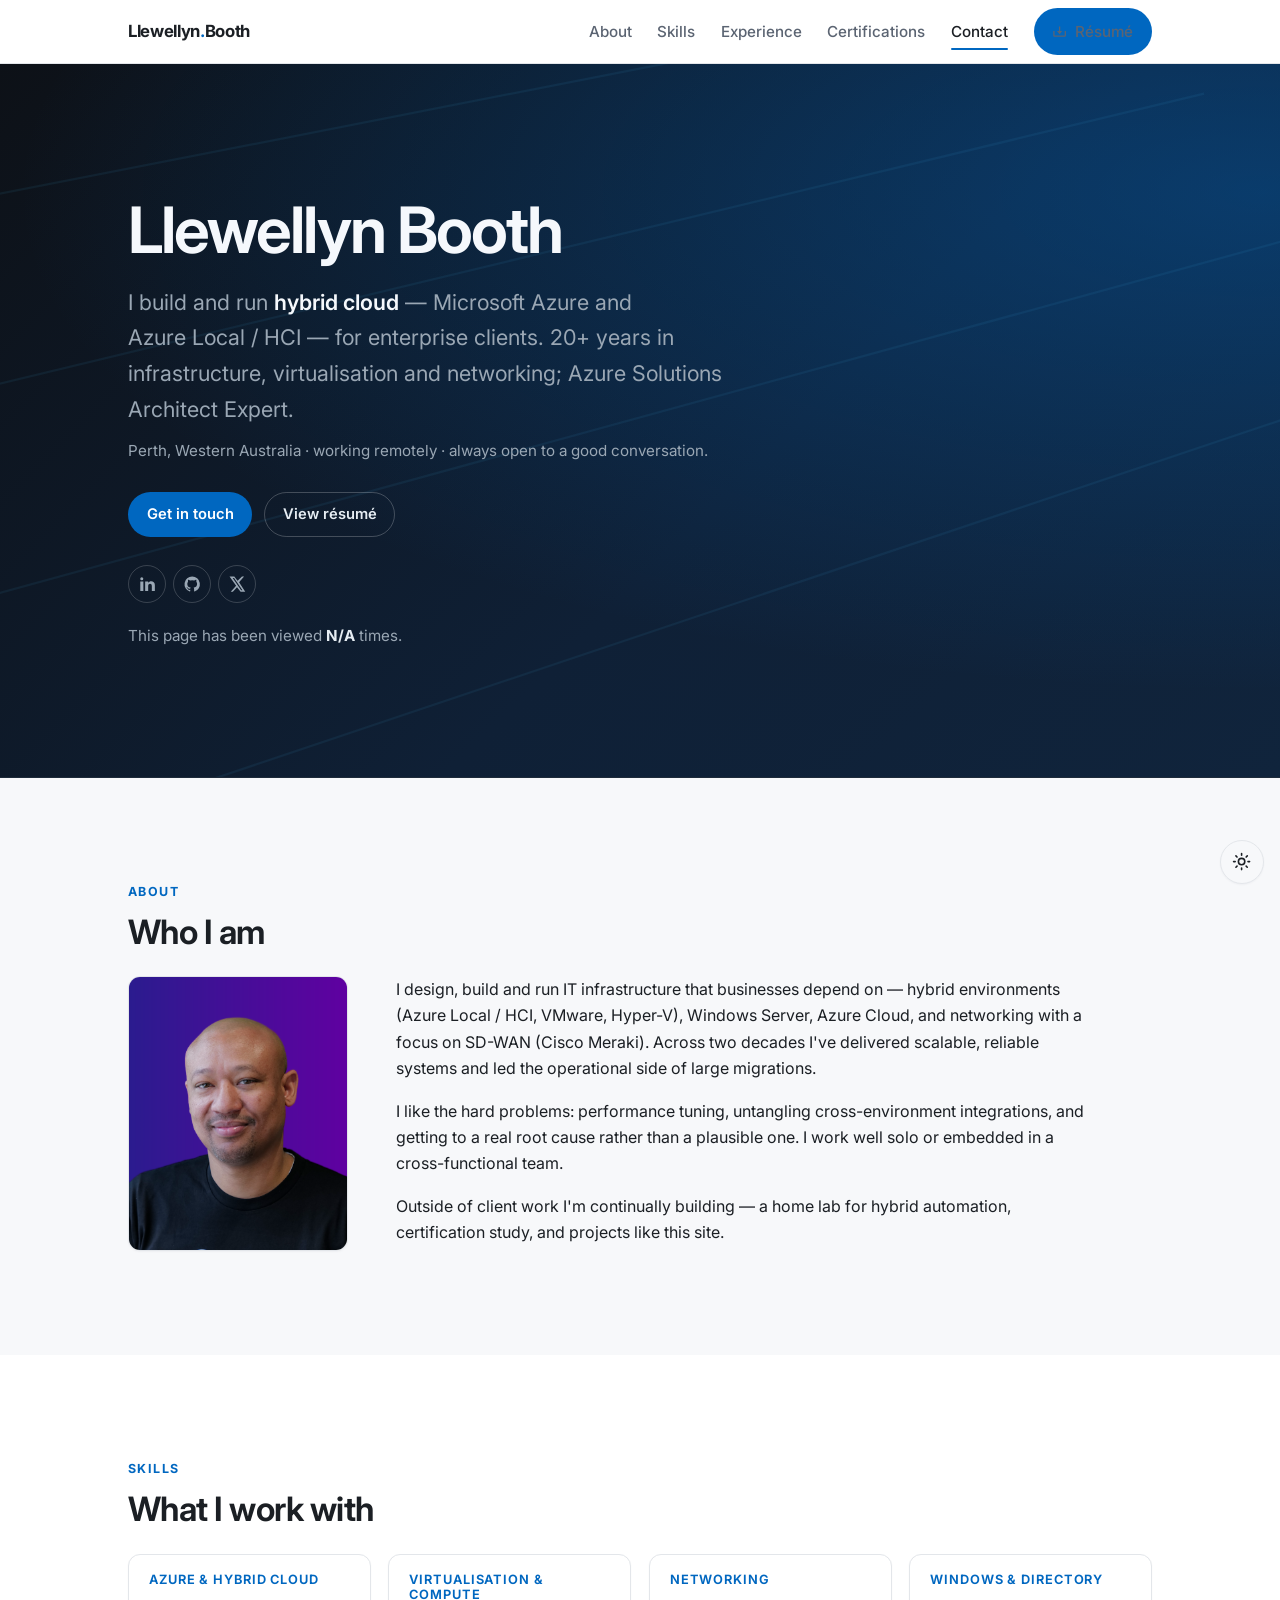
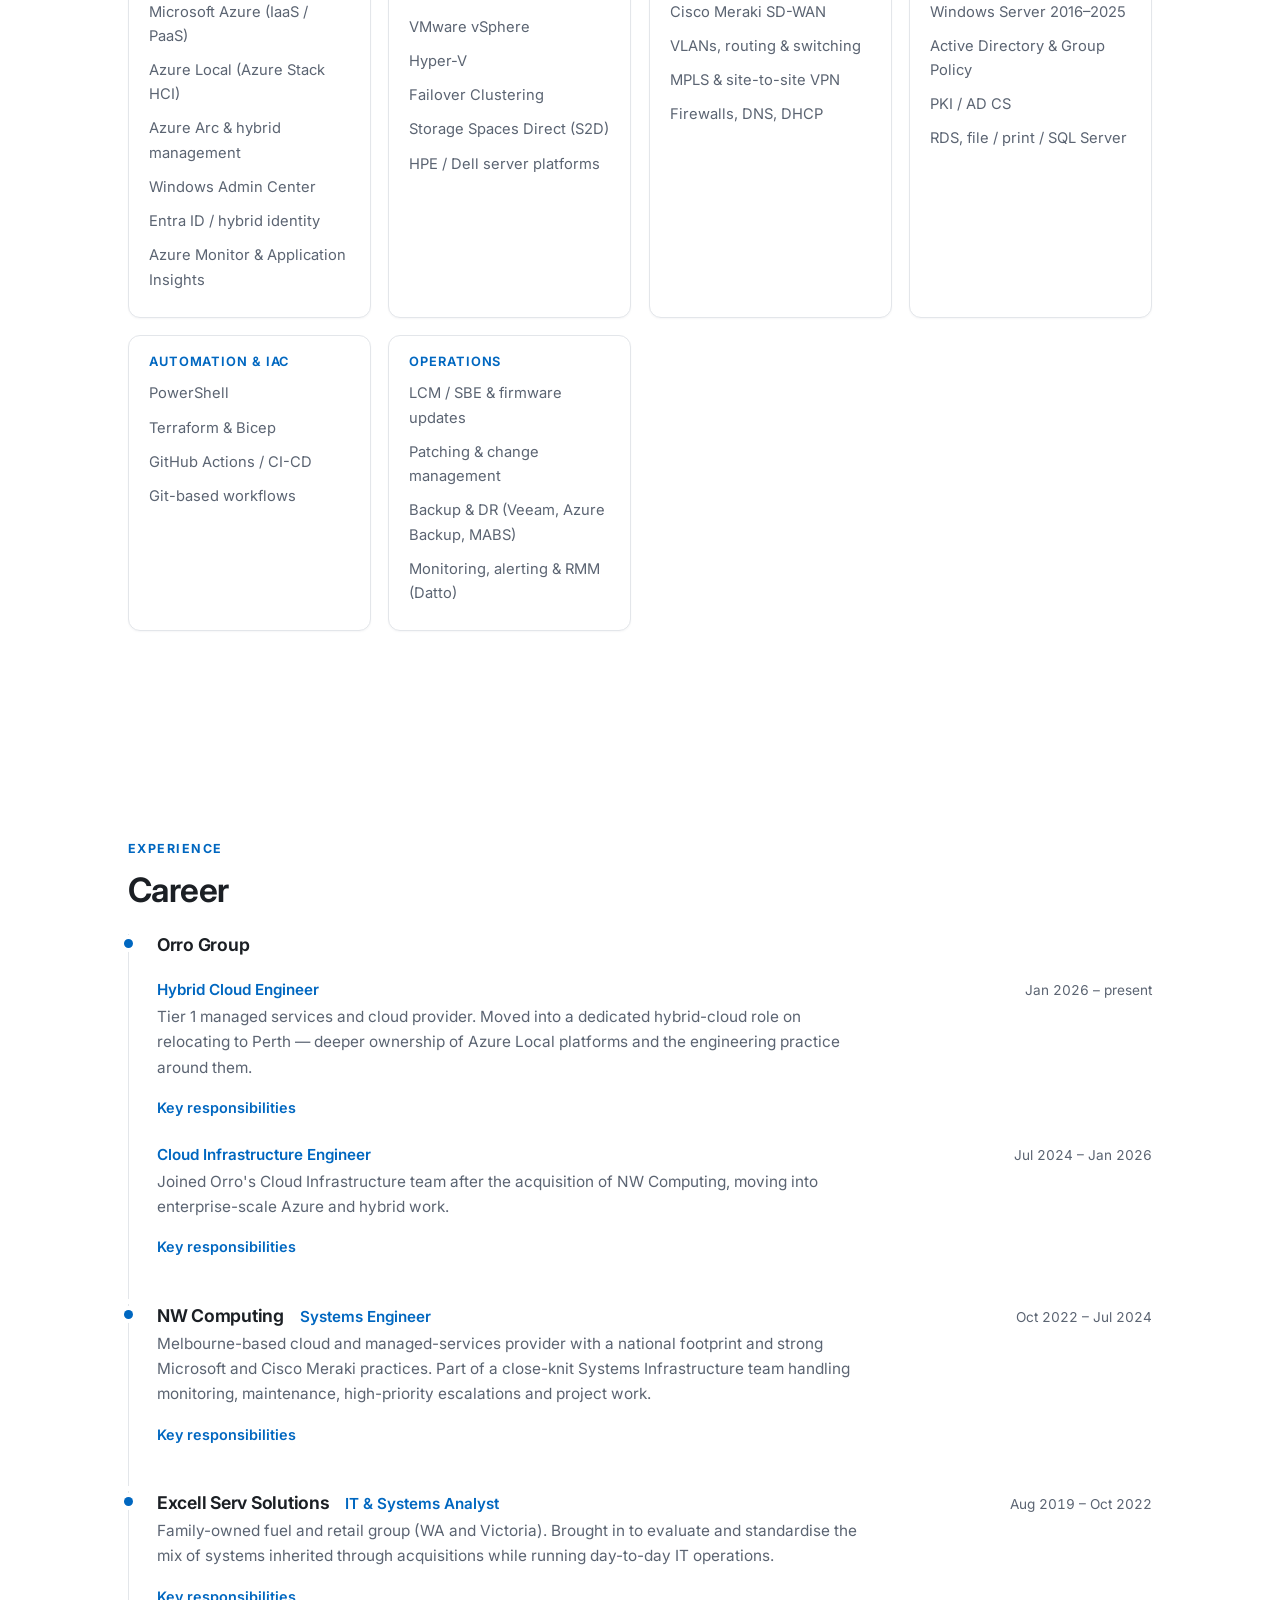
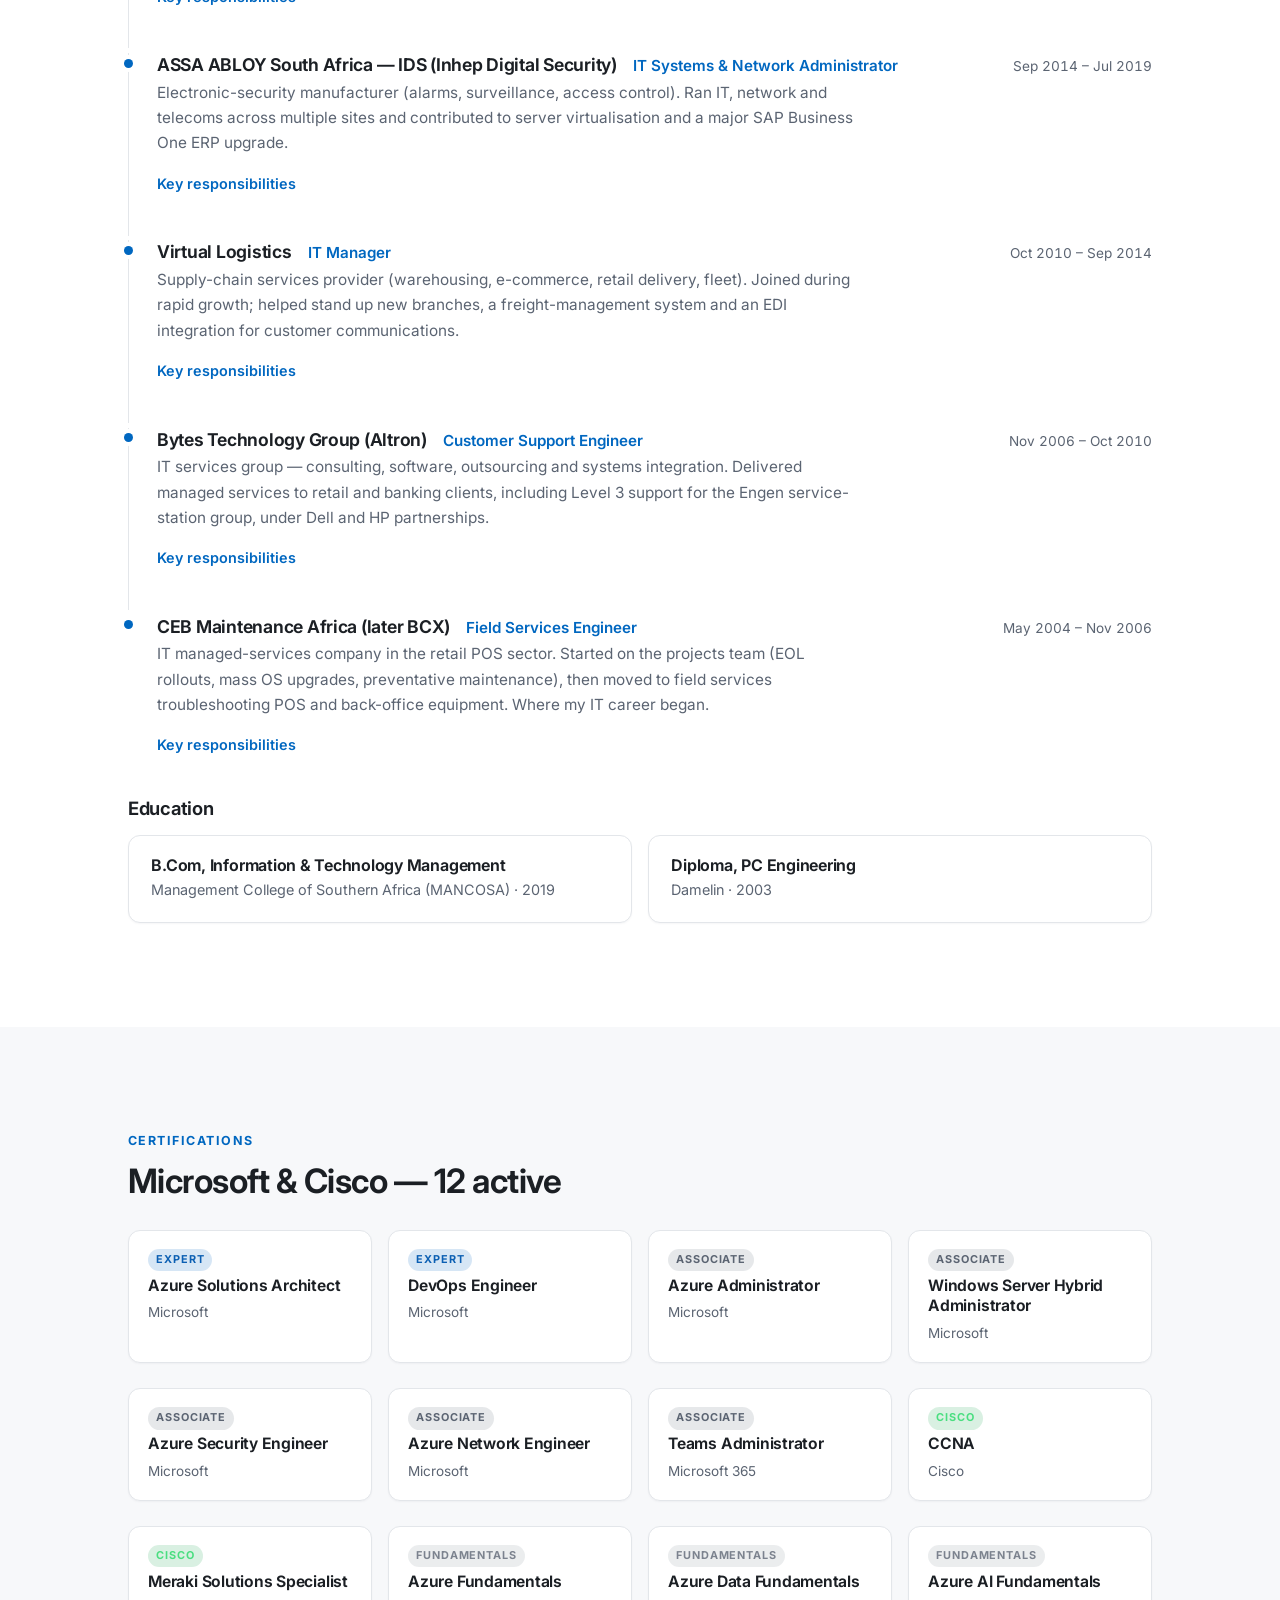
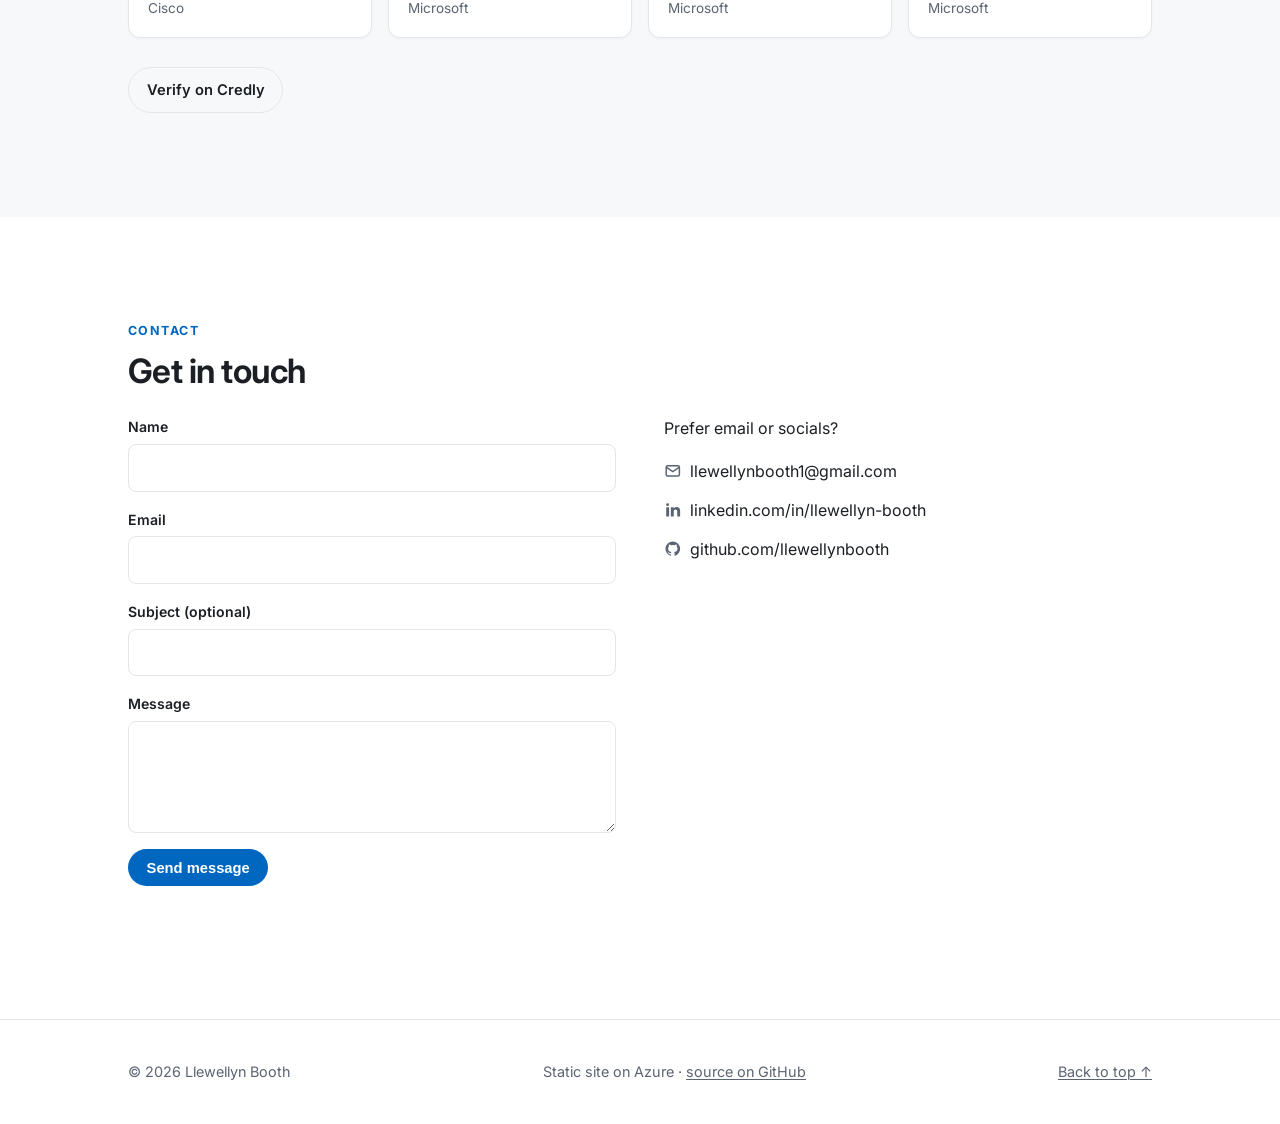
<file: frontend/index.html>
<!DOCTYPE html>
<html lang="en" class="no-js">
<head>
  <meta charset="utf-8">
  <meta name="viewport" content="width=device-width, initial-scale=1">
  <meta name="color-scheme" content="light dark">

  <title>Llewellyn Booth — Cloud &amp; Hybrid Infrastructure Engineer</title>
  <meta name="description" content="Infrastructure Engineer specialising in Azure Cloud, hybrid infrastructure, and networking. 20+ years across managed services and enterprise IT, with 12 active Microsoft and Cisco certifications.">
  <meta name="author" content="Llewellyn Booth">
  <meta name="keywords" content="Azure Cloud Engineer, Infrastructure Engineer, Network Engineer, Azure Solutions Architect, Hybrid Cloud, DevOps, Cisco Meraki, Cloud Resume Challenge">
  <link rel="canonical" href="https://llewellynbooth.com/">

  <meta property="og:type" content="website">
  <meta property="og:url" content="https://llewellynbooth.com/">
  <meta property="og:title" content="Llewellyn Booth — Cloud &amp; Hybrid Infrastructure Engineer">
  <meta property="og:description" content="Infrastructure Engineer specialising in Azure Cloud, hybrid infrastructure, and networking. 20+ years' experience, 12 active certifications.">
  <meta property="og:image" content="https://llewellynbooth.com/images/me.png">
  <meta name="twitter:card" content="summary_large_image">
  <meta name="twitter:creator" content="@LlewellynXBooth">
  <meta name="twitter:title" content="Llewellyn Booth — Cloud &amp; Hybrid Infrastructure Engineer">
  <meta name="twitter:description" content="Infrastructure Engineer specialising in Azure Cloud, hybrid infrastructure, and networking.">
  <meta name="twitter:image" content="https://llewellynbooth.com/images/me.png">

  <link rel="apple-touch-icon" sizes="180x180" href="apple-touch-icon.png">
  <link rel="icon" type="image/png" sizes="32x32" href="favicon-32x32.png">
  <link rel="icon" type="image/png" sizes="16x16" href="favicon-16x16.png">
  <link rel="manifest" href="site.webmanifest">

  <link rel="preconnect" href="https://fonts.googleapis.com">
  <link rel="preconnect" href="https://fonts.gstatic.com" crossorigin>
  <link rel="stylesheet" href="https://fonts.googleapis.com/css2?family=Inter:wght@400;500;600;700&display=swap">
  <link rel="stylesheet" href="css/site.css">
  <script src="https://challenges.cloudflare.com/turnstile/v0/api.js" async defer></script>

  <script>
    // Apply a stored theme choice before paint to avoid a flash.
    try {
      var t = localStorage.getItem('theme');
      if (t === 'dark' || t === 'light') document.documentElement.setAttribute('data-theme', t);
    } catch (e) {}
  </script>

  <script type="application/ld+json">
  {
    "@context": "https://schema.org/",
    "@type": "Person",
    "name": "Llewellyn Booth",
    "url": "https://llewellynbooth.com/",
    "image": "https://llewellynbooth.com/images/me.png",
    "jobTitle": "Cloud & Hybrid Infrastructure Engineer",
    "worksFor": { "@type": "Organization", "name": "Orro Group" },
    "description": "Infrastructure Engineer specialising in Azure Cloud, hybrid infrastructure, and networking, with 20+ years of experience.",
    "sameAs": [
      "https://www.linkedin.com/in/llewellyn-booth",
      "https://github.com/llewellynbooth",
      "https://twitter.com/LlewellynXBooth"
    ],
    "knowsAbout": ["Microsoft Azure", "Hybrid Cloud", "Azure Local / HCI", "Network Engineering", "Infrastructure Management", "DevOps", "Cisco Meraki SD-WAN"]
  }
  </script>
</head>

<body id="top">
  <a href="#main" class="skip-link">Skip to content</a>

  <header class="site-header">
    <div class="container">
      <a href="#top" class="brand">Llewellyn<span>.</span>Booth</a>
      <button class="nav-toggle" aria-expanded="false" aria-controls="nav" aria-label="Menu">
        <svg viewBox="0 0 24 24" width="24" height="24" fill="none" stroke="currentColor" stroke-width="2" stroke-linecap="round"><path d="M4 7h16M4 12h16M4 17h16"/></svg>
      </button>
      <nav class="nav" id="nav" aria-label="Section navigation">
        <a href="#about">About</a>
        <a href="#skills">Skills</a>
        <a href="#experience">Experience</a>
        <a href="#certifications">Certifications</a>
        <a href="#contact">Contact</a>
        <a class="btn btn--primary" href="resume.html">
          <svg viewBox="0 0 24 24" fill="currentColor"><path d="M12 16l4-5h-3V4h-2v7H8l4 5z"/><path d="M20 18H4v-7H2v7c0 1.1.9 2 2 2h16c1.1 0 2-.9 2-2v-7h-2v7z"/></svg>
          Résumé
        </a>
      </nav>
    </div>
  </header>

  <main id="main">

    <!-- hero -->
    <section class="hero" aria-label="Introduction">
      <svg class="hero-bg" viewBox="0 0 1200 480" preserveAspectRatio="xMidYMid slice" aria-hidden="true" focusable="false">
        <defs>
          <radialGradient id="heroGlow" cx="0.85" cy="0.18" r="0.7">
            <stop offset="0" stop-color="#0067c0" stop-opacity="0.38"/>
            <stop offset="1" stop-color="#0067c0" stop-opacity="0"/>
          </radialGradient>
        </defs>
        <rect width="1200" height="480" fill="url(#heroGlow)"/>
        <g stroke="#4cc2ff" stroke-opacity="0.07" stroke-width="1.5">
          <line x1="-100" y1="140" x2="820" y2="-40"/>
          <line x1="-100" y1="280" x2="980" y2="20"/>
          <line x1="-100" y1="430" x2="1140" y2="90"/>
          <line x1="-40"  y1="600" x2="1240" y2="170"/>
        </g>
        <g transform="translate(1046,64)" stroke="#4cc2ff" stroke-opacity="0.45" fill="#4cc2ff" fill-opacity="0.45">
          <line x1="0"  y1="0"  x2="72" y2="0"  stroke-width="1.5"/>
          <line x1="0"  y1="0"  x2="0"  y2="72" stroke-width="1.5"/>
          <line x1="72" y1="0"  x2="72" y2="72" stroke-width="1.5"/>
          <line x1="0"  y1="72" x2="72" y2="72" stroke-width="1.5"/>
          <line x1="0"  y1="0"  x2="72" y2="72" stroke-width="1.5"/>
          <circle cx="0"  cy="0"  r="5"/><circle cx="72" cy="0"  r="5"/>
          <circle cx="0"  cy="72" r="5"/><circle cx="72" cy="72" r="5"/>
        </g>
      </svg>
      <div class="container">
        <h1>Llewellyn Booth</h1>
        <p class="lede">
          I build and run <strong>hybrid cloud</strong> &mdash; Microsoft&nbsp;Azure and
          Azure&nbsp;Local&nbsp;/&nbsp;HCI &mdash; for enterprise clients. 20+&nbsp;years in
          infrastructure, virtualisation and networking; Azure Solutions Architect Expert.
        </p>
        <p class="hero-meta">Perth, Western Australia &middot; working remotely &middot; always open to a good conversation.</p>
        <div class="hero-actions">
          <a class="btn btn--primary" href="#contact">Get in touch</a>
          <a class="btn btn--ghost" href="resume.html">View résumé</a>
        </div>
        <div class="social">
          <a href="https://www.linkedin.com/in/llewellyn-booth" aria-label="LinkedIn">
            <svg viewBox="0 0 24 24" fill="currentColor"><path d="M6.94 5a2 2 0 1 1-4-.02 2 2 0 0 1 4 .02zM7 8.48H3V21h4V8.48zm6.32 0H9.34V21h3.94v-6.57c0-3.66 4.77-4 4.77 0V21H22v-7.93c0-6.17-7.06-5.94-8.72-2.91l.04-1.68z"/></svg>
          </a>
          <a href="https://github.com/llewellynbooth" aria-label="GitHub">
            <svg viewBox="0 0 24 24" fill="currentColor"><path d="M12 2A10 10 0 0 0 8.84 21.5c.5.08.66-.23.66-.5v-1.69c-2.77.6-3.36-1.34-3.36-1.34-.46-1.16-1.11-1.47-1.11-1.47-.91-.62.07-.6.07-.6 1 .07 1.53 1.03 1.53 1.03.87 1.52 2.34 1.07 2.91.83.09-.65.35-1.09.63-1.34-2.22-.25-4.55-1.11-4.55-4.92 0-1.11.38-2 1.03-2.71-.1-.25-.45-1.29.1-2.64 0 0 .84-.27 2.75 1.02a9.58 9.58 0 0 1 5 0c1.91-1.29 2.75-1.02 2.75-1.02.55 1.35.2 2.39.1 2.64.65.71 1.03 1.6 1.03 2.71 0 3.82-2.34 4.66-4.57 4.91.36.31.68.92.68 1.85V21c0 .27.16.59.67.5A10 10 0 0 0 12 2z"/></svg>
          </a>
          <a href="https://twitter.com/LlewellynXBooth" aria-label="X (Twitter)">
            <svg viewBox="0 0 24 24" fill="currentColor"><path d="M18.24 2H21l-6.55 7.48L22.5 22h-6.03l-4.72-6.17L6.34 22H3.58l7.02-8.02L2 2h6.18l4.27 5.64L18.24 2zm-1.06 18h1.67L7.9 3.9H6.11L17.18 20z"/></svg>
          </a>
        </div>
        <p class="viewcount">This page has been viewed <strong id="counter">&hellip;</strong> times.</p>
      </div>
    </section>

    <!-- about -->
    <section id="about" class="section--tint" aria-labelledby="about-h">
      <div class="container">
        <p class="section-eyebrow">About</p>
        <h2 id="about-h">Who I am</h2>
        <div class="about-grid">
          <img src="images/me.png" alt="Llewellyn Booth" width="220" loading="lazy">
          <div class="prose">
            <p>
              I design, build and run IT infrastructure that businesses depend on &mdash; hybrid
              environments (Azure Local / HCI, VMware, Hyper-V), Windows Server, Azure Cloud, and
              networking with a focus on SD-WAN (Cisco Meraki). Across two decades I've delivered
              scalable, reliable systems and led the operational side of large migrations.
            </p>
            <p>
              I like the hard problems: performance tuning, untangling cross-environment
              integrations, and getting to a real root cause rather than a plausible one. I work
              well solo or embedded in a cross-functional team.
            </p>
            <p>
              Outside of client work I'm continually building &mdash; a home lab for hybrid
              automation, certification study, and projects like this site.
            </p>
          </div>
        </div>
      </div>
    </section>

    <!-- skills -->
    <section id="skills" aria-labelledby="skills-h">
      <div class="container">
        <p class="section-eyebrow">Skills</p>
        <h2 id="skills-h">What I work with</h2>
        <div class="skills-grid">
          <div class="skill-group">
            <h3>Azure &amp; hybrid cloud</h3>
            <ul>
              <li>Microsoft Azure (IaaS / PaaS)</li>
              <li>Azure Local (Azure Stack HCI)</li>
              <li>Azure Arc &amp; hybrid management</li>
              <li>Windows Admin Center</li>
              <li>Entra ID / hybrid identity</li>
              <li>Azure Monitor &amp; Application Insights</li>
            </ul>
          </div>
          <div class="skill-group">
            <h3>Virtualisation &amp; compute</h3>
            <ul>
              <li>VMware vSphere</li>
              <li>Hyper-V</li>
              <li>Failover Clustering</li>
              <li>Storage Spaces Direct (S2D)</li>
              <li>HPE / Dell server platforms</li>
            </ul>
          </div>
          <div class="skill-group">
            <h3>Networking</h3>
            <ul>
              <li>Cisco Meraki SD-WAN</li>
              <li>VLANs, routing &amp; switching</li>
              <li>MPLS &amp; site-to-site VPN</li>
              <li>Firewalls, DNS, DHCP</li>
            </ul>
          </div>
          <div class="skill-group">
            <h3>Windows &amp; directory</h3>
            <ul>
              <li>Windows Server 2016&ndash;2025</li>
              <li>Active Directory &amp; Group Policy</li>
              <li>PKI / AD CS</li>
              <li>RDS, file / print / SQL Server</li>
            </ul>
          </div>
          <div class="skill-group">
            <h3>Automation &amp; IaC</h3>
            <ul>
              <li>PowerShell</li>
              <li>Terraform &amp; Bicep</li>
              <li>GitHub Actions / CI-CD</li>
              <li>Git-based workflows</li>
            </ul>
          </div>
          <div class="skill-group">
            <h3>Operations</h3>
            <ul>
              <li>LCM / SBE &amp; firmware updates</li>
              <li>Patching &amp; change management</li>
              <li>Backup &amp; DR (Veeam, Azure Backup, MABS)</li>
              <li>Monitoring, alerting &amp; RMM (Datto)</li>
            </ul>
          </div>
        </div>
      </div>
    </section>

    <!-- experience -->
    <section id="experience" aria-labelledby="exp-h">
      <div class="container">
        <p class="section-eyebrow">Experience</p>
        <h2 id="exp-h">Career</h2>
        <ol class="timeline reveal">

          <li>
            <div class="job-head"><h3>Orro Group</h3></div>

            <div class="job-stint">
              <div class="stint-head">
                <span class="job-role">Hybrid Cloud Engineer</span>
                <span class="job-date">Jan 2026 &ndash; present</span>
              </div>
              <p>
                Tier&nbsp;1 managed services and cloud provider. Moved into a dedicated
                hybrid-cloud role on relocating to Perth &mdash; deeper ownership of Azure Local
                platforms and the engineering practice around them.
              </p>
              <details>
                <summary>Key responsibilities</summary>
                <ul>
                  <li>Own the lifecycle of 2- to 10-node Azure Local (Azure Stack HCI) clusters for multiple enterprise clients &mdash; health, LCM/SBE and firmware, storage and network intents, Azure Arc.</li>
                  <li>Led a cluster network-adapter migration and RDMA rebuild &mdash; Broadcom NICs to Intel E810, reconfigured converged networking for RDMA (RoCE), validated throughput and failover.</li>
                  <li>Built cost-optimisation workbooks that surface orphaned resources and verify reservation coverage &mdash; reduced a client's Azure spend ~20% on average.</li>
                  <li>Introduced architecture decision records and tested runbooks for recurring cluster maintenance.</li>
                  <li>Azure subject-matter expert in presales &mdash; scoping, effort estimates, technical assurance.</li>
                </ul>
              </details>
            </div>

            <div class="job-stint">
              <div class="stint-head">
                <span class="job-role">Cloud Infrastructure Engineer</span>
                <span class="job-date">Jul 2024 &ndash; Jan 2026</span>
              </div>
              <p>
                Joined Orro's Cloud Infrastructure team after the acquisition of NW Computing,
                moving into enterprise-scale Azure and hybrid work.
              </p>
              <details>
                <summary>Key responsibilities</summary>
                <ul>
                  <li>BAU for enterprise Azure estates &mdash; provisioning and lifecycle of VMs, storage, networking, load balancers and databases.</li>
                  <li>On-premises-to-Azure migrations &mdash; assessment, landing-zone build, cutover and validation.</li>
                  <li>Supported Azure Local (Azure Stack HCI) clusters &mdash; health, updates, Azure Arc registration.</li>
                  <li>Managed Cisco Meraki SD-WAN changes and escalations across the client base.</li>
                </ul>
              </details>
            </div>
          </li>

          <li>
            <div class="job-head">
              <h3>NW Computing</h3>
              <span class="job-role">Systems Engineer</span>
              <span class="job-date">Oct 2022 &ndash; Jul 2024</span>
            </div>
            <p>
              Melbourne-based cloud and managed-services provider with a national footprint and
              strong Microsoft and Cisco Meraki practices. Part of a close-knit Systems
              Infrastructure team handling monitoring, maintenance, high-priority escalations and
              project work.
            </p>
            <details>
              <summary>Key responsibilities</summary>
              <ul>
                <li>Primary contact for Infrastructure and Network Operations, and for high-priority Service Desk incidents.</li>
                <li>Management, monitoring and maintenance of network and server infrastructure.</li>
                <li>Security compliance via patching and proactive maintenance.</li>
                <li>Delivery against client and team deadlines without compromising quality.</li>
                <li>Mentoring team members; reviewing and maintaining client and internal documentation.</li>
                <li>Stakeholder communication and accurate asset management.</li>
              </ul>
            </details>
          </li>

          <li>
            <div class="job-head">
              <h3>Excell Serv Solutions</h3>
              <span class="job-role">IT &amp; Systems Analyst</span>
              <span class="job-date">Aug 2019 &ndash; Oct 2022</span>
            </div>
            <p>
              Family-owned fuel and retail group (WA and Victoria). Brought in to evaluate and
              standardise the mix of systems inherited through acquisitions while running
              day-to-day IT operations.
            </p>
            <details>
              <summary>Key responsibilities</summary>
              <ul>
                <li>Requirements gathering for POS systems and forecourt-equipment integration.</li>
                <li>Process documentation and end-user training materials.</li>
                <li>Migration of email and productivity tooling to Microsoft 365.</li>
                <li>Driving adoption of cloud, particularly Microsoft Azure.</li>
              </ul>
            </details>
          </li>

          <li>
            <div class="job-head">
              <h3>ASSA ABLOY South Africa &mdash; IDS (Inhep Digital Security)</h3>
              <span class="job-role">IT Systems &amp; Network Administrator</span>
              <span class="job-date">Sep 2014 &ndash; Jul 2019</span>
            </div>
            <p>
              Electronic-security manufacturer (alarms, surveillance, access control). Ran IT,
              network and telecoms across multiple sites and contributed to server virtualisation
              and a major SAP Business One ERP upgrade.
            </p>
            <details>
              <summary>Key responsibilities</summary>
              <ul>
                <li>IT, network and telecommunications across multiple sites.</li>
                <li>Windows Server 2008&ndash;2016, Active Directory, RDS, file/app/print servers, SQL Server, MySQL, VMware, Veeam, Backup Exec.</li>
                <li>SAP Business One support and integrations with external and in-house applications.</li>
                <li>LAN/WAN/Wi-Fi, VLANs, routing and MPLS; vendor and ISP coordination; firewall management.</li>
              </ul>
            </details>
          </li>

          <li>
            <div class="job-head">
              <h3>Virtual Logistics</h3>
              <span class="job-role">IT Manager</span>
              <span class="job-date">Oct 2010 &ndash; Sep 2014</span>
            </div>
            <p>
              Supply-chain services provider (warehousing, e-commerce, retail delivery, fleet).
              Joined during rapid growth; helped stand up new branches, a freight-management
              system and an EDI integration for customer communications.
            </p>
            <details>
              <summary>Key responsibilities</summary>
              <ul>
                <li>IT systems and support across multiple branches.</li>
                <li>Server and network infrastructure; Active Directory and Group Policy.</li>
                <li>Terminal Services, Exchange, telephony, backups, DR testing, physical security and power.</li>
                <li>Hardware/software procurement, licensing and vendor management; asset register.</li>
              </ul>
            </details>
          </li>

          <li>
            <div class="job-head">
              <h3>Bytes Technology Group (Altron)</h3>
              <span class="job-role">Customer Support Engineer</span>
              <span class="job-date">Nov 2006 &ndash; Oct 2010</span>
            </div>
            <p>
              IT services group &mdash; consulting, software, outsourcing and systems integration.
              Delivered managed services to retail and banking clients, including Level&nbsp;3
              support for the Engen service-station group, under Dell and HP partnerships.
            </p>
            <details>
              <summary>Key responsibilities</summary>
              <ul>
                <li>General and ad-hoc IT services, specialising in POS and fuel-retail domains.</li>
                <li>Planned maintenance, new-site installations, leased-equipment de-installation.</li>
                <li>Dell onsite warranty repairs and replacements; multi-vendor joint responses.</li>
              </ul>
            </details>
          </li>

          <li>
            <div class="job-head">
              <h3>CEB Maintenance Africa (later BCX)</h3>
              <span class="job-role">Field Services Engineer</span>
              <span class="job-date">May 2004 &ndash; Nov 2006</span>
            </div>
            <p>
              IT managed-services company in the retail POS sector. Started on the projects team
              (EOL rollouts, mass OS upgrades, preventative maintenance), then moved to field
              services troubleshooting POS and back-office equipment. Where my IT career began.
            </p>
            <details>
              <summary>Key responsibilities</summary>
              <ul>
                <li>Installing and repairing POS hardware and software.</li>
                <li>Phone and onsite customer support.</li>
                <li>Stock control, reporting and standby duties; SLA and escalation management.</li>
              </ul>
            </details>
          </li>

        </ol>

        <h3 style="margin:2.5rem 0 1rem">Education</h3>
        <div class="cards">
          <div class="card">
            <h3>B.Com, Information &amp; Technology Management</h3>
            <p class="muted">Management College of Southern Africa (MANCOSA) &middot; 2019</p>
          </div>
          <div class="card">
            <h3>Diploma, PC Engineering</h3>
            <p class="muted">Damelin &middot; 2003</p>
          </div>
        </div>
      </div>
    </section>

    <!-- certifications -->
    <section id="certifications" class="section--tint" aria-labelledby="cert-h">
      <div class="container">
        <p class="section-eyebrow">Certifications</p>
        <h2 id="cert-h">Microsoft &amp; Cisco &mdash; 12 active</h2>
        <ul class="cert-grid">
          <li class="cert"><span class="cert-level cert-level--expert">Expert</span><h3>Azure Solutions Architect</h3><p class="cert-issuer">Microsoft</p></li>
          <li class="cert"><span class="cert-level cert-level--expert">Expert</span><h3>DevOps Engineer</h3><p class="cert-issuer">Microsoft</p></li>
          <li class="cert"><span class="cert-level">Associate</span><h3>Azure Administrator</h3><p class="cert-issuer">Microsoft</p></li>
          <li class="cert"><span class="cert-level">Associate</span><h3>Windows Server Hybrid Administrator</h3><p class="cert-issuer">Microsoft</p></li>
          <li class="cert"><span class="cert-level">Associate</span><h3>Azure Security Engineer</h3><p class="cert-issuer">Microsoft</p></li>
          <li class="cert"><span class="cert-level">Associate</span><h3>Azure Network Engineer</h3><p class="cert-issuer">Microsoft</p></li>
          <li class="cert"><span class="cert-level">Associate</span><h3>Teams Administrator</h3><p class="cert-issuer">Microsoft 365</p></li>
          <li class="cert"><span class="cert-level cert-level--cisco">Cisco</span><h3>CCNA</h3><p class="cert-issuer">Cisco</p></li>
          <li class="cert"><span class="cert-level cert-level--cisco">Cisco</span><h3>Meraki Solutions Specialist</h3><p class="cert-issuer">Cisco</p></li>
          <li class="cert"><span class="cert-level cert-level--fund">Fundamentals</span><h3>Azure Fundamentals</h3><p class="cert-issuer">Microsoft</p></li>
          <li class="cert"><span class="cert-level cert-level--fund">Fundamentals</span><h3>Azure Data Fundamentals</h3><p class="cert-issuer">Microsoft</p></li>
          <li class="cert"><span class="cert-level cert-level--fund">Fundamentals</span><h3>Azure AI Fundamentals</h3><p class="cert-issuer">Microsoft</p></li>
        </ul>
        <a class="btn btn--ghost" href="https://www.credly.com/users/llewellyn-booth/badges" rel="noopener">Verify on Credly</a>
      </div>
    </section>

    <!-- contact -->
    <section id="contact" aria-labelledby="contact-h">
      <div class="container">
        <p class="section-eyebrow">Contact</p>
        <h2 id="contact-h">Get in touch</h2>
        <div class="contact-grid">
          <form id="contact-form" novalidate>
            <div class="form-row">
              <label for="cf-name">Name</label>
              <input id="cf-name" name="name" type="text" autocomplete="name" maxlength="100" required>
            </div>
            <div class="form-row">
              <label for="cf-email">Email</label>
              <input id="cf-email" name="email" type="email" autocomplete="email" maxlength="200" required>
            </div>
            <div class="form-row">
              <label for="cf-subject">Subject <span class="muted">(optional)</span></label>
              <input id="cf-subject" name="subject" type="text" maxlength="150">
            </div>
            <div class="form-row">
              <label for="cf-message">Message</label>
              <textarea id="cf-message" name="message" maxlength="5000" required></textarea>
            </div>
            <div class="hp" aria-hidden="true">
              <label for="cf-website">Leave this field empty</label>
              <input id="cf-website" name="website" type="text" tabindex="-1" autocomplete="off">
            </div>
            <div class="cf-turnstile" data-sitekey="0x4AAAAAAEl5OvOGNslvpxza" data-theme="auto" data-size="flexible"></div>
            <button class="btn btn--primary" type="submit" id="cf-submit">Send message</button>
            <p class="form-status" id="cf-status" role="status" aria-live="polite"></p>
          </form>

          <div>
            <p>Prefer email or socials?</p>
            <ul class="contact-links">
              <li><a href="mailto:llewellynbooth1@gmail.com">
                <svg viewBox="0 0 24 24" fill="none" stroke="currentColor" stroke-width="2"><rect x="3" y="5" width="18" height="14" rx="2"/><path d="m3 7 9 6 9-6"/></svg>
                llewellynbooth1@gmail.com</a></li>
              <li><a href="https://www.linkedin.com/in/llewellyn-booth">
                <svg viewBox="0 0 24 24" fill="currentColor"><path d="M6.94 5a2 2 0 1 1-4-.02 2 2 0 0 1 4 .02zM7 8.48H3V21h4V8.48zm6.32 0H9.34V21h3.94v-6.57c0-3.66 4.77-4 4.77 0V21H22v-7.93c0-6.17-7.06-5.94-8.72-2.91l.04-1.68z"/></svg>
                linkedin.com/in/llewellyn-booth</a></li>
              <li><a href="https://github.com/llewellynbooth">
                <svg viewBox="0 0 24 24" fill="currentColor"><path d="M12 2A10 10 0 0 0 8.84 21.5c.5.08.66-.23.66-.5v-1.69c-2.77.6-3.36-1.34-3.36-1.34-.46-1.16-1.11-1.47-1.11-1.47-.91-.62.07-.6.07-.6 1 .07 1.53 1.03 1.53 1.03.87 1.52 2.34 1.07 2.91.83.09-.65.35-1.09.63-1.34-2.22-.25-4.55-1.11-4.55-4.92 0-1.11.38-2 1.03-2.71-.1-.25-.45-1.29.1-2.64 0 0 .84-.27 2.75 1.02a9.58 9.58 0 0 1 5 0c1.91-1.29 2.75-1.02 2.75-1.02.55 1.35.2 2.39.1 2.64.65.71 1.03 1.6 1.03 2.71 0 3.82-2.34 4.66-4.57 4.91.36.31.68.92.68 1.85V21c0 .27.16.59.67.5A10 10 0 0 0 12 2z"/></svg>
                github.com/llewellynbooth</a></li>
            </ul>
          </div>
        </div>
      </div>
    </section>

  </main>

  <footer class="site-footer">
    <div class="container">
      <span>&copy; <span id="year">2026</span> Llewellyn Booth</span>
      <span>Static site on Azure &middot; <a href="https://github.com/llewellynbooth/my-Azure-Resume">source on GitHub</a></span>
      <a href="#top">Back to top &uarr;</a>
    </div>
  </footer>

  <button class="theme-toggle" id="theme-toggle" aria-label="Toggle colour theme" title="Toggle colour theme">
    <svg class="icon-moon" viewBox="0 0 24 24" fill="currentColor"><path d="M21 12.8A9 9 0 1 1 11.2 3a7 7 0 0 0 9.8 9.8z"/></svg>
    <svg class="icon-sun" viewBox="0 0 24 24" fill="none" stroke="currentColor" stroke-width="2" stroke-linecap="round"><circle cx="12" cy="12" r="4"/><path d="M12 2v2M12 20v2M4.9 4.9l1.4 1.4M17.7 17.7l1.4 1.4M2 12h2M20 12h2M4.9 19.1l1.4-1.4M17.7 6.3l1.4-1.4"/></svg>
  </button>

  <script src="js/main.js"></script>
</body>
</html>
</file>
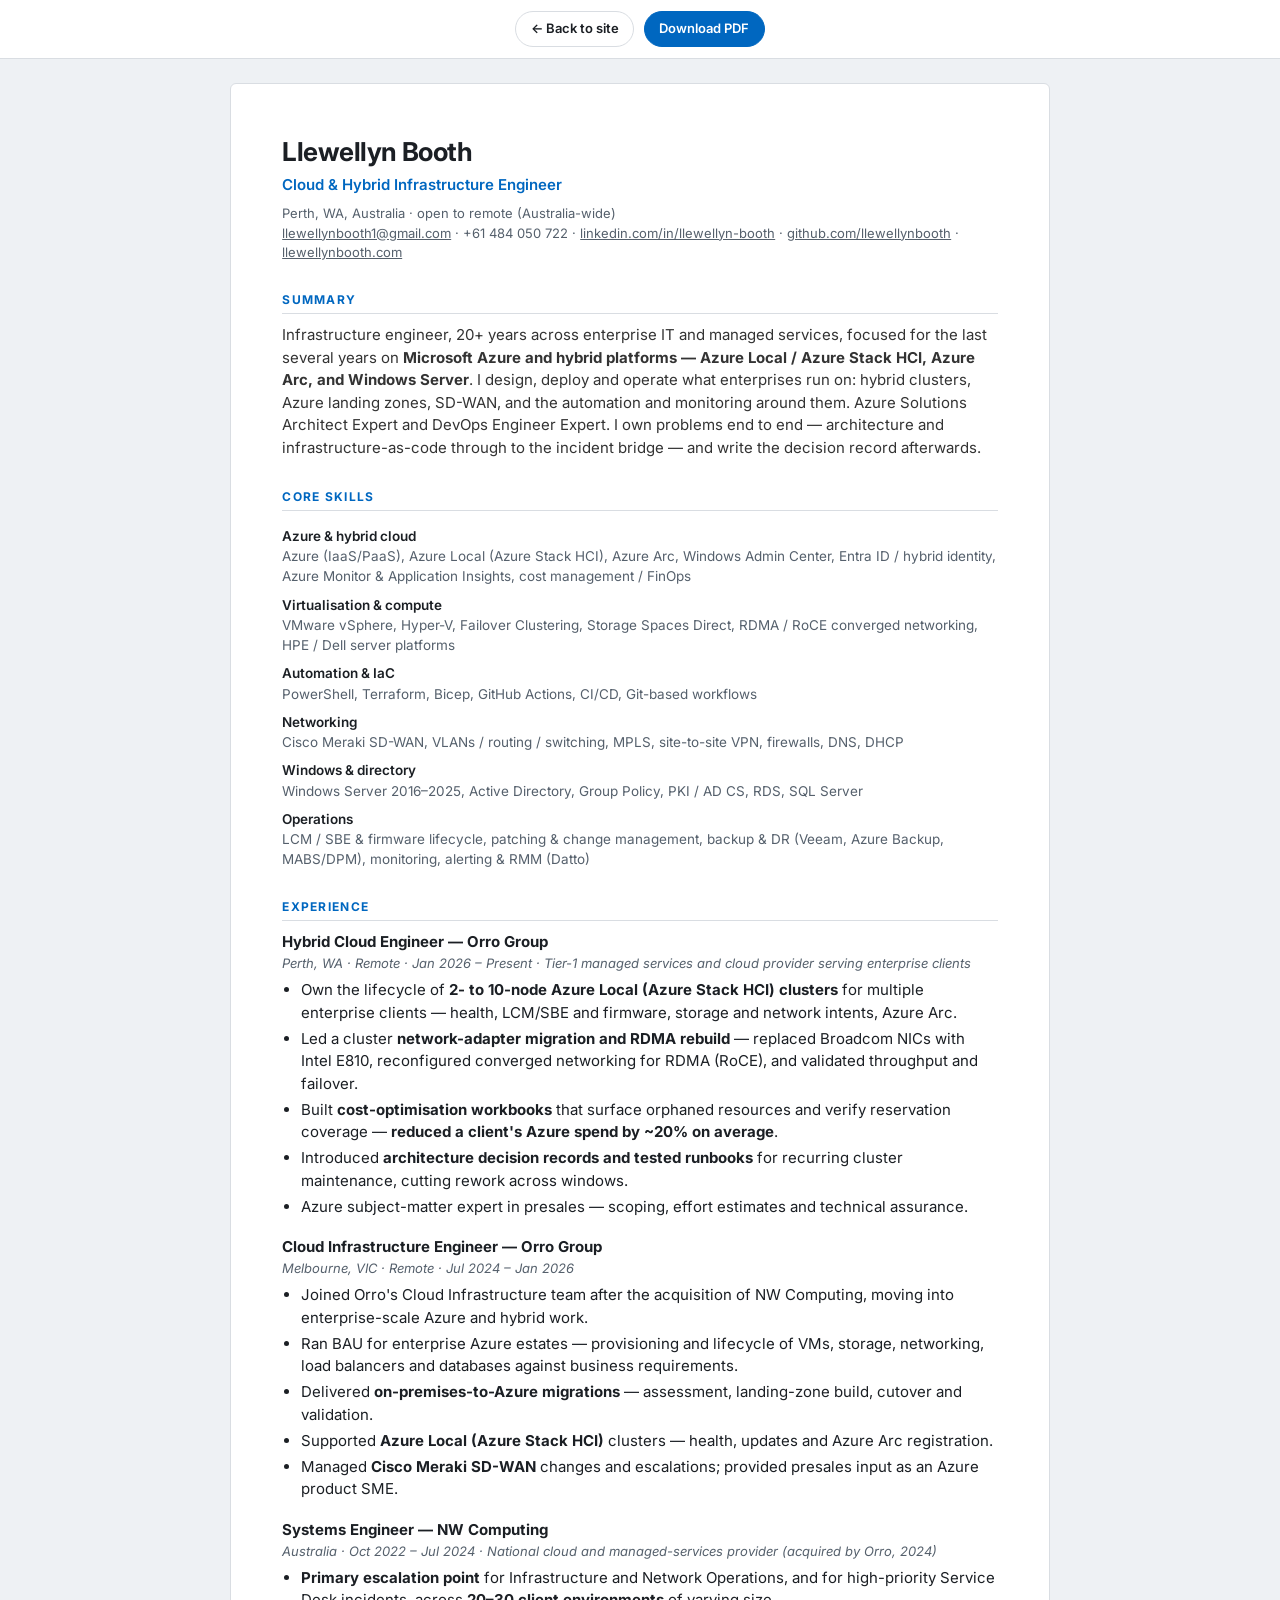
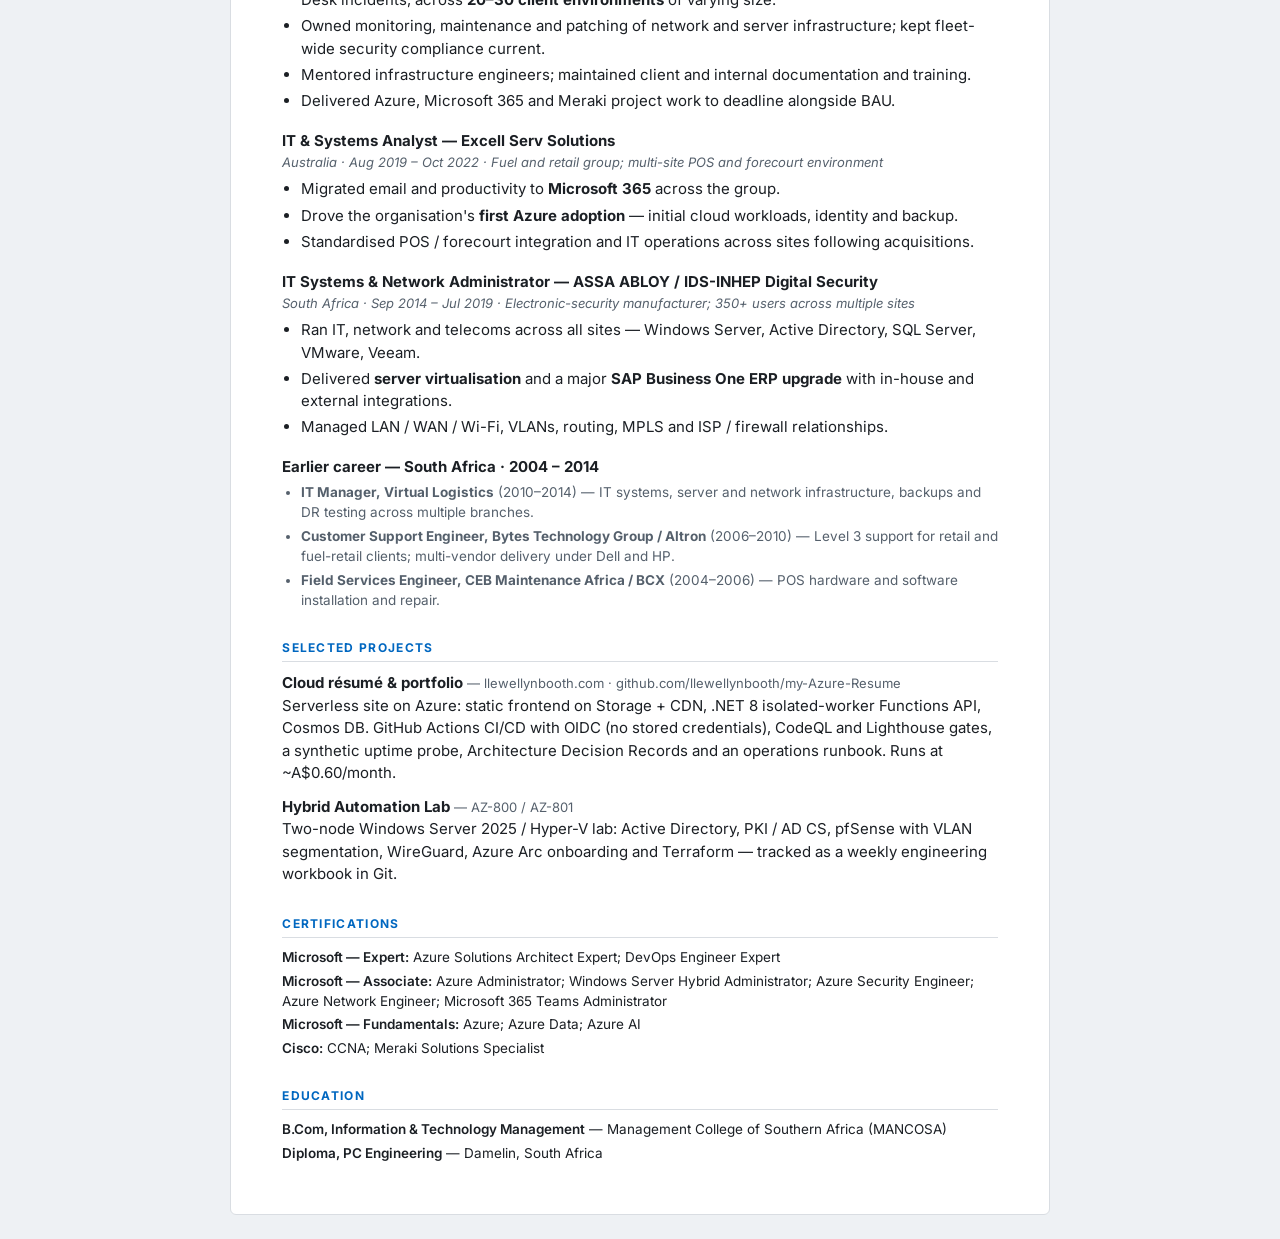
<file: frontend/resume.html>
<!DOCTYPE html>
<html lang="en">
<head>
  <meta charset="utf-8">
  <meta name="viewport" content="width=device-width, initial-scale=1">
  <meta name="color-scheme" content="light">
  <meta name="robots" content="index, follow">
  <title>Llewellyn Booth — Résumé</title>
  <meta name="description" content="Résumé of Llewellyn Booth — Cloud &amp; Hybrid Infrastructure Engineer. Azure, Azure Local / HCI, virtualisation, networking and automation. Perth, Australia; open to remote.">
  <link rel="canonical" href="https://llewellynbooth.com/resume.html">
  <link rel="icon" type="image/png" sizes="32x32" href="favicon-32x32.png">
  <link rel="preconnect" href="https://fonts.googleapis.com">
  <link rel="preconnect" href="https://fonts.gstatic.com" crossorigin>
  <link rel="stylesheet" href="https://fonts.googleapis.com/css2?family=Inter:wght@400;500;600;700&display=swap">

  <script type="application/ld+json">
  {
    "@context": "https://schema.org/",
    "@type": "Person",
    "name": "Llewellyn Booth",
    "jobTitle": "Cloud & Hybrid Infrastructure Engineer",
    "email": "mailto:llewellynbooth1@gmail.com",
    "telephone": "+61484050722",
    "url": "https://llewellynbooth.com/",
    "address": { "@type": "PostalAddress", "addressLocality": "Perth", "addressRegion": "WA", "addressCountry": "AU" },
    "sameAs": [
      "https://www.linkedin.com/in/llewellyn-booth",
      "https://github.com/llewellynbooth"
    ],
    "knowsAbout": ["Microsoft Azure","Azure Local","Azure Stack HCI","Azure Arc","Hyper-V","VMware vSphere","Terraform","PowerShell","Cisco Meraki SD-WAN","Windows Server","CI/CD"]
  }
  </script>

  <style>
    :root {
      --ink: #1b1f24; --muted: #55606c; --line: #d9dde2; --accent: #0067c0;
      --font: "Inter", system-ui, -apple-system, "Segoe UI", Roboto, Arial, sans-serif;
    }
    * { box-sizing: border-box; }
    body {
      margin: 0; background: #eef1f4; color: var(--ink);
      font-family: var(--font); font-size: 15px; line-height: 1.5;
      -webkit-font-smoothing: antialiased;
    }
    .toolbar {
      position: sticky; top: 0; display: flex; gap: .6rem; justify-content: center;
      padding: .7rem; background: #fff; border-bottom: 1px solid var(--line);
    }
    .toolbar a, .toolbar button {
      font: inherit; font-size: 13px; font-weight: 600; cursor: pointer;
      padding: .45rem .9rem; border-radius: 999px; border: 1px solid var(--line);
      background: #fff; color: var(--ink); text-decoration: none;
    }
    .toolbar button.primary { background: var(--accent); color: #fff; border-color: var(--accent); }
    .toolbar a:hover, .toolbar button:hover { border-color: var(--accent); }

    .sheet {
      max-width: 820px; margin: 1.5rem auto; padding: 3rem 3.2rem;
      background: #fff; border: 1px solid var(--line); border-radius: 6px;
    }

    h1 { font-size: 26px; margin: 0; letter-spacing: -0.02em; }
    .role { font-size: 15px; font-weight: 600; color: var(--accent); margin: .15rem 0 .5rem; }
    .contact { font-size: 13px; color: var(--muted); }
    .contact a { color: var(--muted); }

    h2 {
      font-size: 12px; text-transform: uppercase; letter-spacing: .11em;
      color: var(--accent); margin: 1.8rem 0 .6rem; padding-bottom: .25rem;
      border-bottom: 1px solid var(--line);
    }
    p { margin: 0 0 .6rem; }
    .summary { color: #333; }

    .skills dt { font-weight: 600; font-size: 13.5px; margin-top: .5rem; }
    .skills dd { margin: 0 0 .1rem; color: var(--muted); font-size: 13.5px; }

    .job { margin-bottom: 1.1rem; }
    .job-title { font-weight: 700; font-size: 15px; }
    .job-meta { color: var(--muted); font-size: 13px; font-style: italic; margin: .05rem 0 .35rem; }
    ul { margin: .2rem 0 .2rem; padding-left: 1.15rem; }
    li { margin: .22rem 0; }
    .earlier li { color: var(--muted); font-size: 13.5px; }

    .proj { margin-bottom: .7rem; }
    .proj-name { font-weight: 700; }
    .proj-name span { font-weight: 400; color: var(--muted); font-size: 13px; }

    .cert-line { margin: .2rem 0; font-size: 13.5px; }
    .cert-line b { font-weight: 600; }

    @media (max-width: 640px) {
      .sheet { margin: 0; padding: 1.5rem 1.2rem; border: 0; border-radius: 0; }
    }

    @media print {
      @page { margin: 14mm 16mm; }
      body { background: #fff; font-size: 10.5pt; line-height: 1.38; }
      .toolbar { display: none; }
      .sheet { max-width: none; margin: 0; padding: 0; border: 0; }
      h1 { font-size: 19pt; }
      h2 { font-size: 10pt; margin: 13pt 0 4pt; }
      .role { font-size: 11pt; }
      a { color: var(--ink); text-decoration: none; }
      .job, .proj { break-inside: avoid; }
      h2 { break-after: avoid; }
    }
  </style>
</head>

<body>
  <div class="toolbar">
    <a href="/">&larr; Back to site</a>
    <button class="primary" onclick="window.print()">Download PDF</button>
  </div>

  <main class="sheet">
    <header>
      <h1>Llewellyn Booth</h1>
      <div class="role">Cloud &amp; Hybrid Infrastructure Engineer</div>
      <div class="contact">
        Perth, WA, Australia &middot; open to remote (Australia-wide)<br>
        <a href="mailto:llewellynbooth1@gmail.com">llewellynbooth1@gmail.com</a> &middot;
        +61&nbsp;484&nbsp;050&nbsp;722 &middot;
        <a href="https://www.linkedin.com/in/llewellyn-booth">linkedin.com/in/llewellyn-booth</a> &middot;
        <a href="https://github.com/llewellynbooth">github.com/llewellynbooth</a> &middot;
        <a href="https://llewellynbooth.com">llewellynbooth.com</a>
      </div>
    </header>

    <h2>Summary</h2>
    <p class="summary">
      Infrastructure engineer, 20+ years across enterprise IT and managed services, focused for
      the last several years on <b>Microsoft Azure and hybrid platforms &mdash; Azure Local /
      Azure Stack HCI, Azure Arc, and Windows Server</b>. I design, deploy and operate what
      enterprises run on: hybrid clusters, Azure landing zones, SD-WAN, and the automation and
      monitoring around them. Azure Solutions Architect Expert and DevOps Engineer Expert. I own
      problems end to end &mdash; architecture and infrastructure-as-code through to the incident
      bridge &mdash; and write the decision record afterwards.
    </p>

    <h2>Core skills</h2>
    <dl class="skills">
      <dt>Azure &amp; hybrid cloud</dt>
      <dd>Azure (IaaS/PaaS), Azure Local (Azure Stack HCI), Azure Arc, Windows Admin Center, Entra ID / hybrid identity, Azure Monitor &amp; Application Insights, cost management / FinOps</dd>
      <dt>Virtualisation &amp; compute</dt>
      <dd>VMware vSphere, Hyper-V, Failover Clustering, Storage Spaces Direct, RDMA / RoCE converged networking, HPE / Dell server platforms</dd>
      <dt>Automation &amp; IaC</dt>
      <dd>PowerShell, Terraform, Bicep, GitHub Actions, CI/CD, Git-based workflows</dd>
      <dt>Networking</dt>
      <dd>Cisco Meraki SD-WAN, VLANs / routing / switching, MPLS, site-to-site VPN, firewalls, DNS, DHCP</dd>
      <dt>Windows &amp; directory</dt>
      <dd>Windows Server 2016&ndash;2025, Active Directory, Group Policy, PKI / AD CS, RDS, SQL Server</dd>
      <dt>Operations</dt>
      <dd>LCM / SBE &amp; firmware lifecycle, patching &amp; change management, backup &amp; DR (Veeam, Azure Backup, MABS/DPM), monitoring, alerting &amp; RMM (Datto)</dd>
    </dl>

    <h2>Experience</h2>

    <div class="job">
      <div class="job-title">Hybrid Cloud Engineer &mdash; Orro Group</div>
      <div class="job-meta">Perth, WA &middot; Remote &middot; Jan 2026 &ndash; Present &middot; Tier-1 managed services and cloud provider serving enterprise clients</div>
      <ul>
        <li>Own the lifecycle of <b>2- to 10-node Azure Local (Azure Stack HCI) clusters</b> for multiple enterprise clients &mdash; health, LCM/SBE and firmware, storage and network intents, Azure Arc.</li>
        <li>Led a cluster <b>network-adapter migration and RDMA rebuild</b> &mdash; replaced Broadcom NICs with Intel E810, reconfigured converged networking for RDMA (RoCE), and validated throughput and failover.</li>
        <li>Built <b>cost-optimisation workbooks</b> that surface orphaned resources and verify reservation coverage &mdash; <b>reduced a client's Azure spend by ~20% on average</b>.</li>
        <li>Introduced <b>architecture decision records and tested runbooks</b> for recurring cluster maintenance, cutting rework across windows.</li>
        <li>Azure subject-matter expert in presales &mdash; scoping, effort estimates and technical assurance.</li>
      </ul>
    </div>

    <div class="job">
      <div class="job-title">Cloud Infrastructure Engineer &mdash; Orro Group</div>
      <div class="job-meta">Melbourne, VIC &middot; Remote &middot; Jul 2024 &ndash; Jan 2026</div>
      <ul>
        <li>Joined Orro's Cloud Infrastructure team after the acquisition of NW Computing, moving into enterprise-scale Azure and hybrid work.</li>
        <li>Ran BAU for enterprise Azure estates &mdash; provisioning and lifecycle of VMs, storage, networking, load balancers and databases against business requirements.</li>
        <li>Delivered <b>on-premises-to-Azure migrations</b> &mdash; assessment, landing-zone build, cutover and validation.</li>
        <li>Supported <b>Azure Local (Azure Stack HCI)</b> clusters &mdash; health, updates and Azure Arc registration.</li>
        <li>Managed <b>Cisco Meraki SD-WAN</b> changes and escalations; provided presales input as an Azure product SME.</li>
      </ul>
    </div>

    <div class="job">
      <div class="job-title">Systems Engineer &mdash; NW Computing</div>
      <div class="job-meta">Australia &middot; Oct 2022 &ndash; Jul 2024 &middot; National cloud and managed-services provider (acquired by Orro, 2024)</div>
      <ul>
        <li><b>Primary escalation point</b> for Infrastructure and Network Operations, and for high-priority Service Desk incidents, across <b>20&ndash;30 client environments</b> of varying size.</li>
        <li>Owned monitoring, maintenance and patching of network and server infrastructure; kept fleet-wide security compliance current.</li>
        <li>Mentored infrastructure engineers; maintained client and internal documentation and training.</li>
        <li>Delivered Azure, Microsoft 365 and Meraki project work to deadline alongside BAU.</li>
      </ul>
    </div>

    <div class="job">
      <div class="job-title">IT &amp; Systems Analyst &mdash; Excell Serv Solutions</div>
      <div class="job-meta">Australia &middot; Aug 2019 &ndash; Oct 2022 &middot; Fuel and retail group; multi-site POS and forecourt environment</div>
      <ul>
        <li>Migrated email and productivity to <b>Microsoft 365</b> across the group.</li>
        <li>Drove the organisation's <b>first Azure adoption</b> &mdash; initial cloud workloads, identity and backup.</li>
        <li>Standardised POS / forecourt integration and IT operations across sites following acquisitions.</li>
      </ul>
    </div>

    <div class="job">
      <div class="job-title">IT Systems &amp; Network Administrator &mdash; ASSA ABLOY / IDS-INHEP Digital Security</div>
      <div class="job-meta">South Africa &middot; Sep 2014 &ndash; Jul 2019 &middot; Electronic-security manufacturer; 350+ users across multiple sites</div>
      <ul>
        <li>Ran IT, network and telecoms across all sites &mdash; Windows Server, Active Directory, SQL Server, VMware, Veeam.</li>
        <li>Delivered <b>server virtualisation</b> and a major <b>SAP Business One ERP upgrade</b> with in-house and external integrations.</li>
        <li>Managed LAN / WAN / Wi-Fi, VLANs, routing, MPLS and ISP / firewall relationships.</li>
      </ul>
    </div>

    <div class="job earlier">
      <div class="job-title">Earlier career &mdash; South Africa &middot; 2004 &ndash; 2014</div>
      <ul>
        <li><b>IT Manager, Virtual Logistics</b> (2010&ndash;2014) &mdash; IT systems, server and network infrastructure, backups and DR testing across multiple branches.</li>
        <li><b>Customer Support Engineer, Bytes Technology Group / Altron</b> (2006&ndash;2010) &mdash; Level 3 support for retail and fuel-retail clients; multi-vendor delivery under Dell and HP.</li>
        <li><b>Field Services Engineer, CEB Maintenance Africa / BCX</b> (2004&ndash;2006) &mdash; POS hardware and software installation and repair.</li>
      </ul>
    </div>

    <h2>Selected projects</h2>
    <div class="proj">
      <div class="proj-name">Cloud résumé &amp; portfolio <span>&mdash; llewellynbooth.com &middot; github.com/llewellynbooth/my-Azure-Resume</span></div>
      <p>Serverless site on Azure: static frontend on Storage + CDN, .NET&nbsp;8 isolated-worker
      Functions API, Cosmos&nbsp;DB. GitHub Actions CI/CD with OIDC (no stored credentials),
      CodeQL and Lighthouse gates, a synthetic uptime probe, Architecture Decision Records and an
      operations runbook. Runs at ~A$0.60/month.</p>
    </div>
    <div class="proj">
      <div class="proj-name">Hybrid Automation Lab <span>&mdash; AZ-800 / AZ-801</span></div>
      <p>Two-node Windows Server 2025 / Hyper-V lab: Active Directory, PKI / AD CS, pfSense with
      VLAN segmentation, WireGuard, Azure Arc onboarding and Terraform &mdash; tracked as a
      weekly engineering workbook in Git.</p>
    </div>

    <h2>Certifications</h2>
    <p class="cert-line"><b>Microsoft — Expert:</b> Azure Solutions Architect Expert; DevOps Engineer Expert</p>
    <p class="cert-line"><b>Microsoft — Associate:</b> Azure Administrator; Windows Server Hybrid Administrator; Azure Security Engineer; Azure Network Engineer; Microsoft 365 Teams Administrator</p>
    <p class="cert-line"><b>Microsoft — Fundamentals:</b> Azure; Azure Data; Azure AI</p>
    <p class="cert-line"><b>Cisco:</b> CCNA; Meraki Solutions Specialist</p>

    <h2>Education</h2>
    <p class="cert-line"><b>B.Com, Information &amp; Technology Management</b> &mdash; Management College of Southern Africa (MANCOSA)</p>
    <p class="cert-line"><b>Diploma, PC Engineering</b> &mdash; Damelin, South Africa</p>
  </main>
</body>
</html>
</file>
<file: frontend/css/site.css>
/* =========================================================================
   Llewellyn Booth — résumé site
   One stylesheet. Light + dark, fluid type, no framework.
   ========================================================================= */

:root {
  color-scheme: light dark;

  --bg:            #ffffff;
  --surface:       #f7f8fa;
  --surface-2:     #eef1f4;
  --text:          #1b1f24;
  --text-muted:    #5b6472;
  --border:        #e3e6ea;
  --accent:        #0067c0;
  --accent-strong: #0b5fb3;
  --accent-ink:    #ffffff;
  --shadow: 0 1px 2px rgba(16, 24, 40, .04);

  --font: "Inter", system-ui, -apple-system, "Segoe UI", Roboto, Helvetica, Arial, sans-serif;
  --container: 68rem;
  --prose: 44rem;
  --radius: 12px;
  --radius-pill: 999px;
  --header-h: 4rem;
}

@media (prefers-color-scheme: dark) {
  :root:not([data-theme="light"]) {
    --bg:            #0d1117;
    --surface:       #161b22;
    --surface-2:     #1c232d;
    --text:          #e6edf3;
    --text-muted:    #9aa7b4;
    --border:        #283039;
    --accent:        #4cc2ff;
    --accent-strong: #6fd0ff;
    --accent-ink:    #08243a;
    --shadow: 0 1px 2px rgba(0, 0, 0, .3);
  }
}

:root[data-theme="dark"] {
  --bg:            #0d1117;
  --surface:       #161b22;
  --surface-2:     #1c232d;
  --text:          #e6edf3;
  --text-muted:    #9aa7b4;
  --border:        #283039;
  --accent:        #4cc2ff;
  --accent-strong: #6fd0ff;
  --accent-ink:    #08243a;
  --shadow: 0 1px 2px rgba(0, 0, 0, .3);
}

/* ---- reset-ish ---------------------------------------------------------- */
*, *::before, *::after { box-sizing: border-box; }
html {
  scroll-behavior: smooth;
  scroll-padding-top: calc(var(--header-h) + 1rem);
  -webkit-text-size-adjust: 100%;
}
@media (prefers-reduced-motion: reduce) {
  html { scroll-behavior: auto; }
  *, *::before, *::after { animation-duration: .001ms !important; transition-duration: .001ms !important; }
}
body {
  margin: 0;
  background: var(--bg);
  color: var(--text);
  font-family: var(--font);
  font-size: 1rem;
  line-height: 1.65;
  -webkit-font-smoothing: antialiased;
}
img { max-width: 100%; height: auto; display: block; }
a { color: var(--accent); text-decoration-thickness: 1px; text-underline-offset: 2px; }
a:hover { color: var(--accent-strong); }
h1, h2, h3, h4 { line-height: 1.2; font-weight: 650; letter-spacing: -0.015em; }
h2 { font-size: clamp(1.6rem, 3.5vw, 2.1rem); margin: 0 0 1.5rem; }
h3 { font-size: 1.15rem; margin: 0; }
p { margin: 0 0 1rem; }
ul { margin: 0 0 1rem; padding-left: 1.2rem; }
li { margin: .3rem 0; }
hr { border: 0; border-top: 1px solid var(--border); margin: 2rem 0; }

:focus-visible { outline: 2px solid var(--accent); outline-offset: 2px; border-radius: 4px; }

.container { max-width: var(--container); margin-inline: auto; padding-inline: clamp(1.1rem, 5vw, 2rem); }
.visually-hidden {
  position: absolute; width: 1px; height: 1px; padding: 0; margin: -1px;
  overflow: hidden; clip: rect(0 0 0 0); white-space: nowrap; border: 0;
}

.skip-link {
  position: absolute; left: .5rem; top: -3rem; z-index: 100;
  background: var(--accent); color: var(--accent-ink);
  padding: .5rem .9rem; border-radius: 8px; transition: top .15s;
}
.skip-link:focus { top: .5rem; color: var(--accent-ink); }

/* ---- header ----------------------------------------------------------- */
.site-header {
  position: sticky; top: 0; z-index: 50;
  height: var(--header-h);
  display: flex; align-items: center;
  background: color-mix(in srgb, var(--bg) 82%, transparent);
  backdrop-filter: saturate(180%) blur(10px);
  -webkit-backdrop-filter: saturate(180%) blur(10px);
  border-bottom: 1px solid var(--border);
}
.site-header .container { display: flex; align-items: center; justify-content: space-between; width: 100%; }
.brand {
  font-weight: 700; letter-spacing: -0.02em; color: var(--text); text-decoration: none;
  font-size: 1.05rem;
}
.brand span { color: var(--accent); }
.nav { display: flex; align-items: center; gap: clamp(.75rem, 2.2vw, 1.6rem); }
.nav a { color: var(--text-muted); text-decoration: none; font-size: .95rem; font-weight: 500; }
.nav a:hover, .nav a[aria-current="true"] { color: var(--text); }
.nav a[aria-current="true"] { position: relative; }
.nav a[aria-current="true"]::after {
  content: ""; position: absolute; left: 0; right: 0; bottom: -.35rem; height: 2px;
  background: var(--accent); border-radius: 2px;
}
.nav-toggle { display: none; background: none; border: 0; color: var(--text); padding: .4rem; cursor: pointer; }

.btn {
  display: inline-flex; align-items: center; gap: .5rem;
  padding: .6rem 1.1rem; border-radius: var(--radius-pill);
  font-size: .92rem; font-weight: 600; text-decoration: none;
  border: 1px solid transparent; cursor: pointer; white-space: nowrap;
}
.btn--primary { background: var(--accent); color: var(--accent-ink); }
.btn--primary:hover { background: var(--accent-strong); color: var(--accent-ink); }
.btn--ghost { background: transparent; color: var(--text); border-color: var(--border); }
.btn--ghost:hover { border-color: var(--accent); color: var(--accent); }
.btn svg { width: 1em; height: 1em; }

@media (max-width: 720px) {
  .nav-toggle { display: inline-flex; }
  .nav {
    position: absolute; top: var(--header-h); left: 0; right: 0;
    flex-direction: column; align-items: stretch; gap: 0;
    background: var(--bg); border-bottom: 1px solid var(--border);
    padding: .5rem 0; display: none;
  }
  .nav.is-open { display: flex; }
  .nav a { padding: .8rem clamp(1.1rem, 5vw, 2rem); font-size: 1rem; }
  .nav a[aria-current="true"]::after { display: none; }
  .nav .btn { margin: .5rem clamp(1.1rem, 5vw, 2rem); justify-content: center; }
}

/* ---- sections -------------------------------------------------------- */
section { padding-block: clamp(3.5rem, 9vw, 6.5rem); }
.section--tint { background: var(--surface); }
.section--tint + .section--tint { border-top: 1px solid var(--border); }
.section-eyebrow {
  text-transform: uppercase; letter-spacing: .12em; font-size: .78rem; font-weight: 700;
  color: var(--accent); margin: 0 0 .6rem;
}

/* ---- hero (always dark, matches the LinkedIn banner) --------------- */
.hero {
  position: relative; overflow: hidden;
  padding-block: clamp(4rem, 12vw, 8rem);
  background: linear-gradient(135deg, #0d1117 0%, #0f2036 58%, #10243c 100%);
  border-bottom: 1px solid #1e2b3a;
}
.hero-bg {
  position: absolute; inset: 0; width: 100%; height: 100%;
  pointer-events: none; user-select: none;
}
.hero .container { position: relative; z-index: 1; }

.hero h1 {
  font-size: clamp(2.4rem, 7vw, 4rem);
  margin: 0 0 1rem; letter-spacing: -0.03em; color: #f5f8fc;
}
.hero .lede { font-size: clamp(1.1rem, 2.4vw, 1.35rem); color: #9aa7b4; max-width: 42rem; margin: 0 0 .7rem; }
.hero .lede strong { color: #f5f8fc; font-weight: 600; }
.hero-meta { color: #9aa7b4; font-size: .95rem; margin: 0 0 1.75rem; }
.hero-actions { display: flex; flex-wrap: wrap; gap: .75rem; margin-bottom: 1.75rem; }
.hero .btn--ghost { color: #e6edf3; border-color: rgba(255,255,255,.22); }
.hero .btn--ghost:hover { color: #4cc2ff; border-color: #4cc2ff; }
.social { display: flex; gap: .4rem; }
.social a {
  display: inline-grid; place-items: center; width: 2.4rem; height: 2.4rem;
  border: 1px solid rgba(255,255,255,.18); border-radius: var(--radius-pill); color: #9aa7b4;
}
.social a:hover { color: #4cc2ff; border-color: #4cc2ff; }
.social svg { width: 1.15rem; height: 1.15rem; }
.viewcount { color: #9aa7b4; font-size: .95rem; margin: 1.25rem 0 0; }
.viewcount strong { color: #e6edf3; font-variant-numeric: tabular-nums; }

/* ---- about --------------------------------------------------------- */
.about-grid { display: grid; grid-template-columns: 220px 1fr; gap: clamp(1.5rem, 5vw, 3rem); align-items: start; }
.about-grid img {
  width: 220px; aspect-ratio: 4 / 5; object-fit: cover; object-position: center top;
  border-radius: var(--radius); border: 1px solid var(--border); background: var(--bg);
  box-shadow: var(--shadow);
}
.about-grid .prose { max-width: var(--prose); }
.about-grid .prose p:last-child { margin-bottom: 0; }
@media (max-width: 640px) {
  .about-grid { grid-template-columns: 1fr; }
  .about-grid img { max-width: 200px; }
}

/* ---- skills ----------------------------------------------------- */
.skills-grid { display: grid; grid-template-columns: repeat(auto-fit, minmax(240px, 1fr)); gap: 1.1rem; }
.skill-group {
  border: 1px solid var(--border); border-radius: var(--radius);
  background: var(--bg); box-shadow: var(--shadow); padding: 1.1rem 1.25rem;
}
.skill-group h3 {
  font-size: .8rem; text-transform: uppercase; letter-spacing: .07em;
  color: var(--accent); margin-bottom: .6rem;
}
.skill-group ul { list-style: none; margin: 0; padding: 0; }
.skill-group li { color: var(--text-muted); font-size: .92rem; padding: .16rem 0; }

/* ---- experience timeline ----------------------------------------- */
.timeline { list-style: none; margin: 0; padding: 0; }
.timeline > li {
  position: relative; padding-left: 1.75rem; padding-bottom: 2.5rem;
  border-left: 1px solid var(--border);
}
.timeline > li:last-child { padding-bottom: 0; border-left-color: transparent; }
.timeline > li::before {
  content: ""; position: absolute; left: -5px; top: .35rem;
  width: 9px; height: 9px; border-radius: 50%;
  background: var(--accent); box-shadow: 0 0 0 4px var(--bg);
}
.job-head { display: flex; flex-wrap: wrap; gap: .2rem 1rem; align-items: baseline; margin-bottom: .1rem; }
.job-head h3 { font-size: 1.1rem; }
.job-role { color: var(--accent); font-weight: 600; font-size: .95rem; }
.job-date {
  margin-left: auto; color: var(--text-muted); font-size: .85rem; font-variant-numeric: tabular-nums;
  white-space: nowrap;
}
/* two positions under one company */
.job-stint { margin-top: 1.4rem; }
.job-stint:first-of-type { margin-top: .5rem; }
.stint-head { display: flex; flex-wrap: wrap; gap: .2rem 1rem; align-items: baseline; margin-bottom: .1rem; }
.timeline p { color: var(--text-muted); font-size: .96rem; max-width: var(--prose); }
.timeline ul { color: var(--text-muted); font-size: .93rem; max-width: var(--prose); }
.timeline details > summary {
  cursor: pointer; color: var(--accent); font-size: .9rem; font-weight: 600;
  list-style: none; margin-top: .25rem;
}
.timeline details > summary::-webkit-details-marker { display: none; }
.timeline details[open] > summary { margin-bottom: .5rem; }

/* ---- education ---------------------------------------------------- */
.cards { display: grid; grid-template-columns: repeat(auto-fit, minmax(260px, 1fr)); gap: 1rem; }
.card {
  border: 1px solid var(--border); border-radius: var(--radius);
  padding: 1.25rem 1.4rem; background: var(--bg); box-shadow: var(--shadow);
}
.card h3 { font-size: 1rem; margin-bottom: .15rem; }
.card .muted { color: var(--text-muted); font-size: .9rem; margin: 0; }

/* ---- certifications -------------------------------------------- */
.cert-grid {
  list-style: none; margin: 0 0 1.5rem; padding: 0;
  display: grid; grid-template-columns: repeat(auto-fill, minmax(230px, 1fr)); gap: 1rem;
}
.cert {
  border: 1px solid var(--border); border-radius: var(--radius);
  background: var(--bg); box-shadow: var(--shadow);
  padding: 1.1rem 1.2rem; display: flex; flex-direction: column; gap: .3rem;
}
.cert h3 { font-size: .98rem; line-height: 1.3; }
.cert-issuer { color: var(--text-muted); font-size: .85rem; margin: 0; }
.cert-level {
  align-self: flex-start;
  font-size: .68rem; font-weight: 700; text-transform: uppercase; letter-spacing: .08em;
  padding: .15rem .5rem; border-radius: var(--radius-pill);
  background: color-mix(in srgb, var(--text-muted) 15%, transparent); color: var(--text-muted);
}
.cert-level--expert { background: color-mix(in srgb, var(--accent) 16%, transparent); color: var(--accent-strong); }
.cert-level--cisco  { background: color-mix(in srgb, #16a34a 16%, transparent); color: #15803d; }
.cert-level--fund   { opacity: .8; }
:root[data-theme="dark"] .cert-level--cisco,
:root:not([data-theme="light"]) .cert-level--cisco { color: #4ade80; }

/* ---- contact ---------------------------------------------------- */
.contact-grid { display: grid; grid-template-columns: 1fr 1fr; gap: clamp(1.5rem, 5vw, 3rem); align-items: start; }
@media (max-width: 720px) { .contact-grid { grid-template-columns: 1fr; } }
.form-row { display: grid; gap: .35rem; margin-bottom: 1rem; }
.form-row label { font-size: .88rem; font-weight: 600; }
.form-row input, .form-row textarea {
  font: inherit; color: var(--text); background: var(--bg);
  border: 1px solid var(--border); border-radius: 8px; padding: .6rem .75rem; width: 100%;
}
.form-row input:focus, .form-row textarea:focus { outline: 2px solid var(--accent); outline-offset: 0; border-color: transparent; }
.form-row textarea { min-height: 7rem; resize: vertical; }
.hp { position: absolute; left: -9999px; width: 1px; height: 1px; overflow: hidden; }
.cf-turnstile { margin: .25rem 0 1rem; }
.form-status { font-size: .92rem; margin: .5rem 0 0; min-height: 1.4em; }
.form-status.ok { color: #1a7f37; }
.form-status.err { color: #cf222e; }
:root[data-theme="dark"] .form-status.ok, :root:not([data-theme="light"]) .form-status.ok { color: #3fb950; }
:root[data-theme="dark"] .form-status.err, :root:not([data-theme="light"]) .form-status.err { color: #ff7b72; }
.contact-links { list-style: none; margin: 0; padding: 0; }
.contact-links li { margin: .6rem 0; }
.contact-links a { display: inline-flex; gap: .55rem; align-items: center; color: var(--text); text-decoration: none; }
.contact-links a:hover { color: var(--accent); }
.contact-links svg { width: 1.1rem; height: 1.1rem; color: var(--text-muted); }

/* ---- footer --------------------------------------------------- */
.site-footer {
  border-top: 1px solid var(--border); padding-block: 2.5rem;
  color: var(--text-muted); font-size: .9rem;
}
.site-footer .container { display: flex; flex-wrap: wrap; gap: .75rem 1.5rem; align-items: center; justify-content: space-between; }
.site-footer a { color: var(--text-muted); }
.site-footer a:hover { color: var(--accent); }

/* ---- theme toggle ------------------------------------------------ */
.theme-toggle {
  position: fixed; right: 1rem; bottom: 1rem; z-index: 40;
  width: 2.75rem; height: 2.75rem; border-radius: 50%;
  display: grid; place-items: center; cursor: pointer;
  background: var(--surface); color: var(--text);
  border: 1px solid var(--border); box-shadow: var(--shadow);
}
.theme-toggle:hover { border-color: var(--accent); color: var(--accent); }
.theme-toggle svg { width: 1.2rem; height: 1.2rem; }
.theme-toggle .icon-sun { display: none; }
:root[data-theme="dark"] .theme-toggle .icon-sun,
:root:not([data-theme="light"]) .theme-toggle .icon-sun { display: block; }
:root[data-theme="dark"] .theme-toggle .icon-moon,
:root:not([data-theme="light"]) .theme-toggle .icon-moon { display: none; }

/* ---- scroll reveal (progressive) ------------------------------- */
.reveal { opacity: 0; transform: translateY(12px); transition: opacity .5s ease, transform .5s ease; }
.reveal.is-visible { opacity: 1; transform: none; }
@media (prefers-reduced-motion: reduce) { .reveal { opacity: 1; transform: none; } }

/* ---- print: a clean one-document résumé ----------------------- */
@media print {
  :root {
    --bg: #fff; --surface: #fff; --text: #000; --text-muted: #333;
    --border: #bbb; --accent: #000; --shadow: none;
  }
  .site-header, .theme-toggle, .nav-toggle, .skip-link,
  .hero-actions, .social, .viewcount, .site-footer,
  #contact form, #certifications .btn { display: none !important; }

  html { scroll-padding-top: 0; }
  body { font-size: 10.5pt; line-height: 1.4; }
  .container { max-width: none; padding: 0; }
  section { padding-block: .5rem !important; border: 0 !important; background: #fff !important; }
  .hero { padding-block: 0 .5rem !important; }
  .reveal { opacity: 1 !important; transform: none !important; }

  h1 { font-size: 20pt; }
  h2 { font-size: 13pt; margin: .9rem 0 .35rem; }
  .section-eyebrow { color: #000; }
  a { color: #000; text-decoration: none; }

  .about-grid { grid-template-columns: 120px 1fr; }
  .skills-grid, .cards, .cert-grid { gap: .5rem; }
  .skill-group, .card, .cert { break-inside: avoid; }

  /* force-open the "Key responsibilities" details */
  .timeline details > summary { display: none; }
  .timeline details > *:not(summary) { display: block !important; }
  .timeline > li { break-inside: avoid; border-left: 0; padding-left: 0; padding-bottom: .6rem; }
  .timeline > li::before { display: none; }
}
</file>
